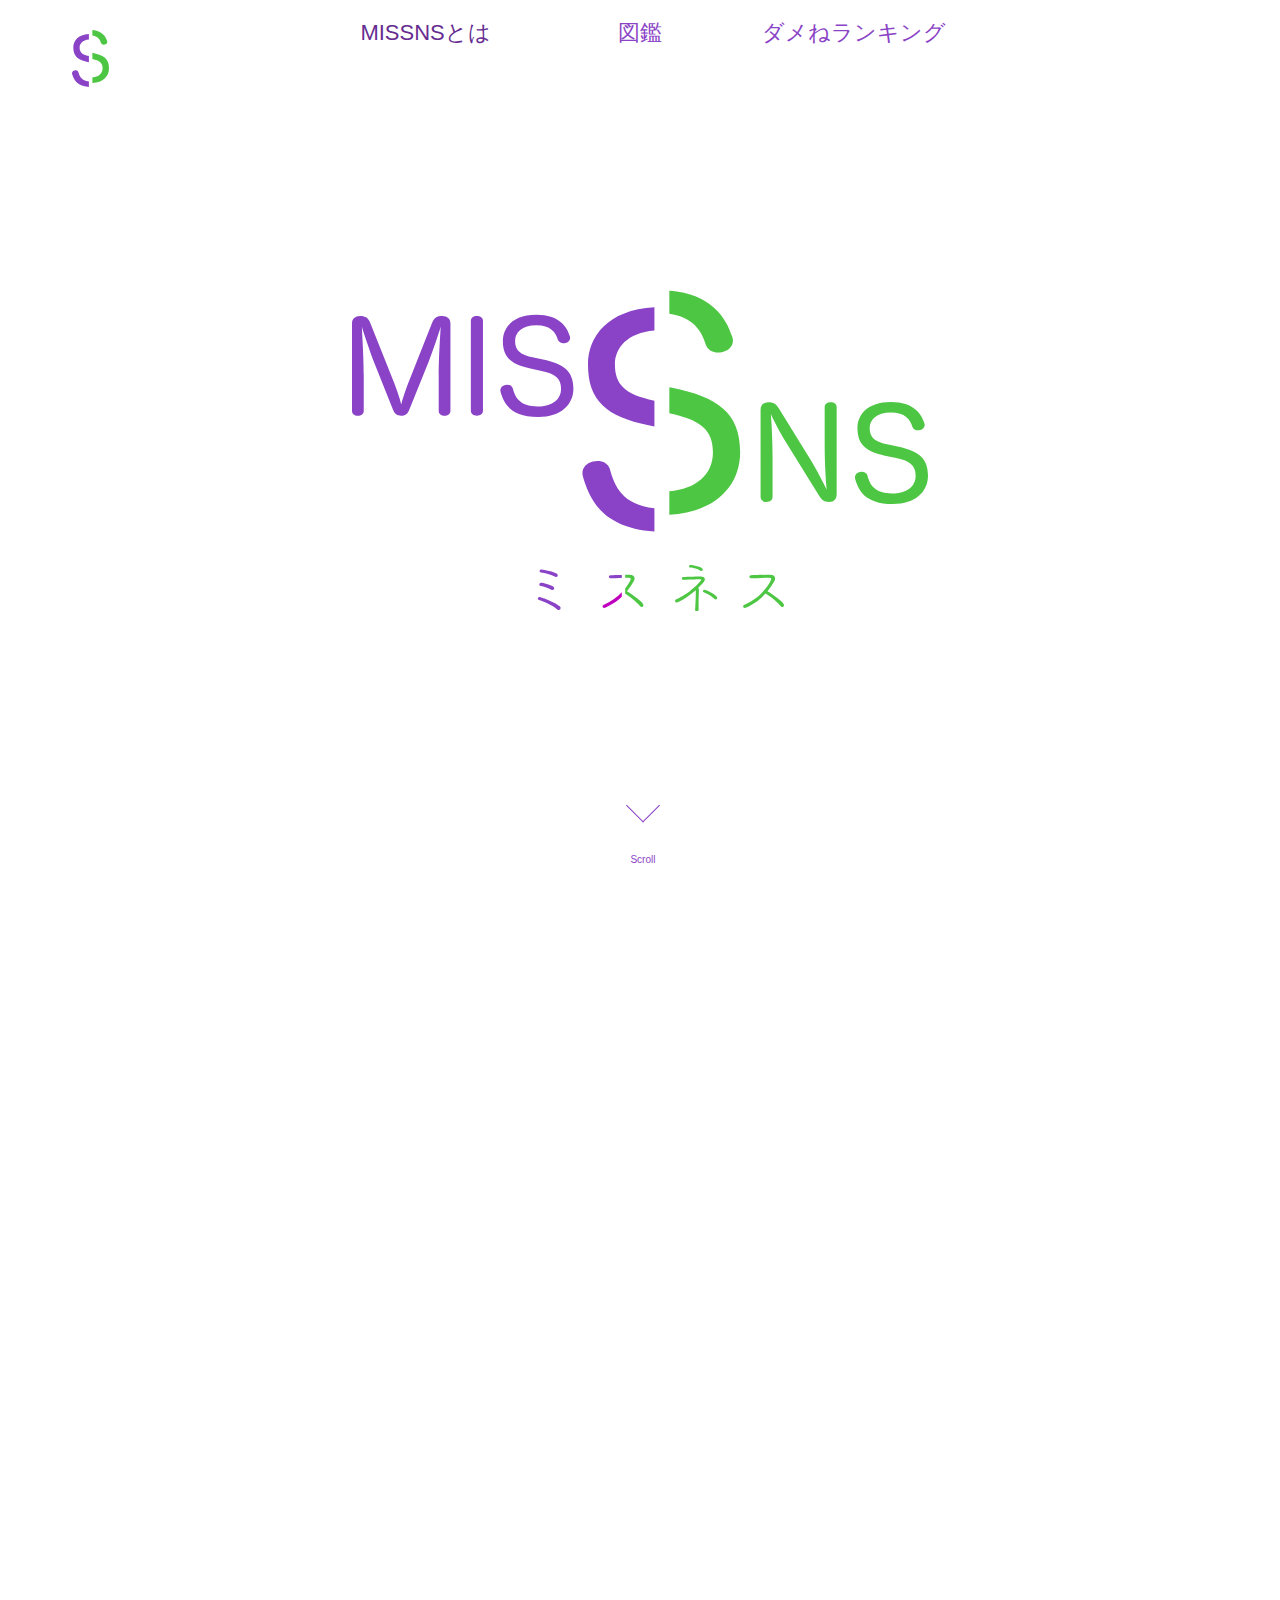
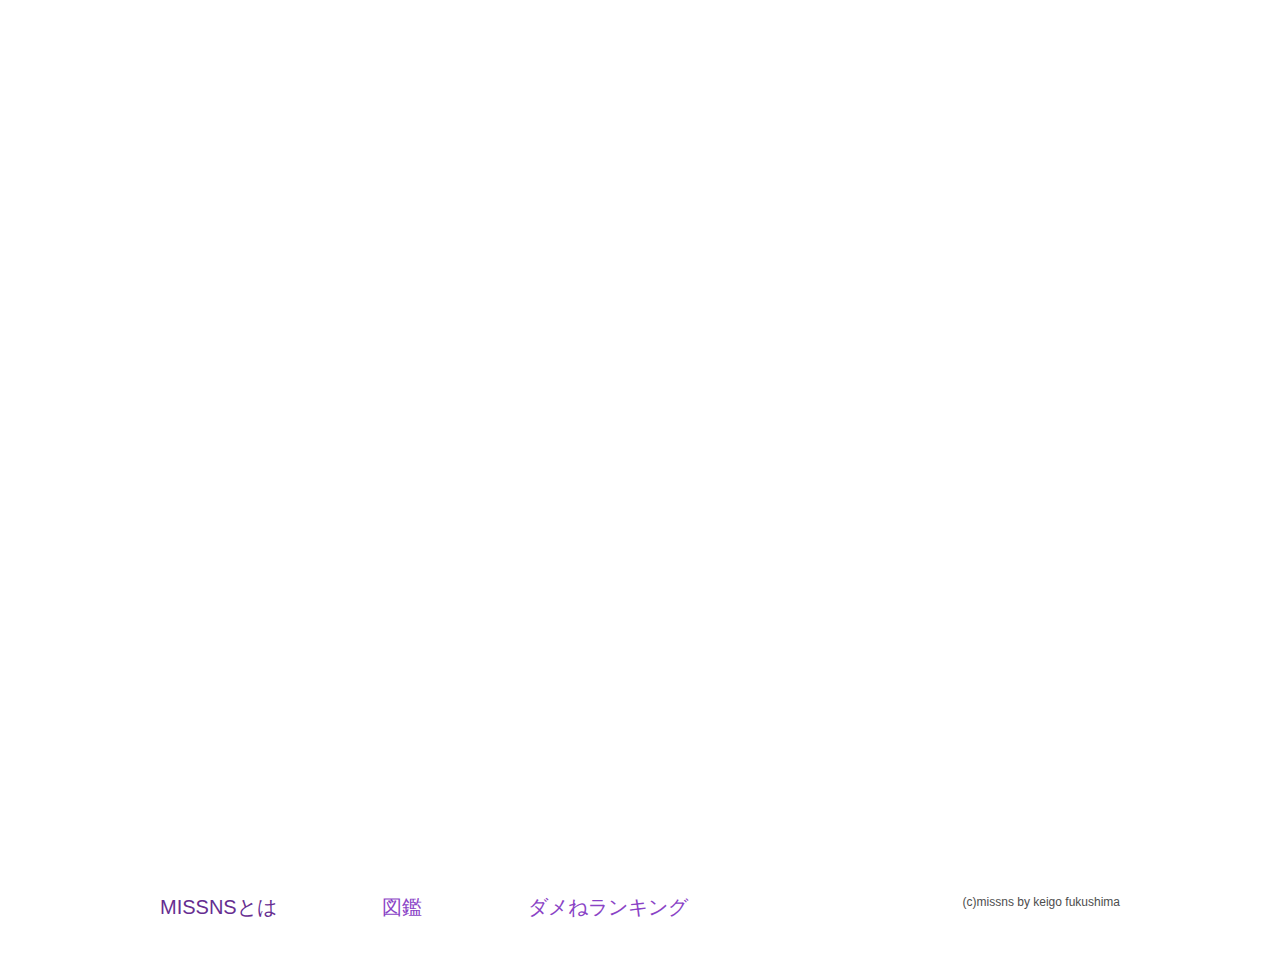
<file: public_html/index.html>
<!DOCTYPE html>
<html lang="ja">
<head>
<meta charset="UTF-8">
<title>missns</title>
<link rel="preconnect" href="https://fonts.gstatic.com">
<link href="https://fonts.googleapis.com/css2?family=Kosugi+Maru&family=M+PLUS+Rounded+1c:wght@100;300;400;500;700;800;900&family=Noto+Sans+JP:wght@100;300;400;500;700;900&family=Nunito:wght@200;300;400&display=swap" rel="stylesheet">
<link rel="stylesheet" href="css/top.css" media="screen and (min-width: 1081px)">
<link rel="stylesheet" href="css/top_1080.css" media="screen and (max-width: 1080px)">
<link rel="stylesheet" href="css/scroll.css">
<link rel="stylesheet" href="css/modal.css">
</head>

<body>
	<header class="header">
		<div class="header_top">
			<div class="header_top_logo">
				<a href="index.html"><img src="images/logo/logo.svg" alt="ロゴ画像"></a>
			</div>
			<nav class="header_nav">
				<ul>
					<li class="line"><a style="color: #662D91;" href="index.html"><h5>MISSNSとは</h5></a></li>
					<li><a href="main.html"><h5>図鑑</h5></a></li>
					<li><a href="ranking.php"><h5>ダメねランキング</h5></a></li>
				</ul>
			</nav>
		</div>
		<div class="header_main">
			<div class="header_main_back_img"><img src="./images/logo/top_back.svg" alt="top_image"></div>
		</div>
		<div class="scroll">
			<div class="allow"><span></span>Scroll</div>
		</div>
	</header>
	<div class="modal"></div>
		<main class="main">
			<div class="main_contents" id="block01">
				<h3 class="main_contents_title" id="main_contents_title_1">MISSNSとは</h3>
				<div class="main_contents_text_box">
				</div>
				<div class="main_contents_text_top">
					<h4><b>MISSNS(ミスヌス)</b>は、<br>SNSに存在している様々なミスリプ(クソリプ)を一覧できる図鑑サイトです。</h4>
					<h4>このサイトではミスリプをジャンルごとにまとめて、その例を見ることができます。</h4>
				</div>
			</div>
			<div class="main_contents" id="block02">
				<h3 class="main_contents_title">ミスリプとは</h3>
				<div class="main_contents_text_box">
				</div>
				<div class="main_contents_text_top">
					<h4>近年ITの発達で、言葉よりも文章でメッセージを取り合うことが多くなりました。</h4>
					<h4>中でもSNSと呼ばれる世界では他人とコミュニケーションを取れることもあり、返信された側からは迷惑なメッセージ(クソリプ)をもらうことが多くあります。</h4>
					<h4>それが<b>ミスリプ</b>と呼ばれるものです。</h4>
					<h4>そのミスリプはなぜ発生するのかを調べた結果、送り手側と受け取り手側で文章の解釈がズレている時、わざと迷惑なメッセージを送った際にこの現象起きやすいことが分かりました。</h4>
					<h4>本サイトはミスリプは頻繁に発生する現象であるために、オンラインコミュニケーション取っていく上で知っておくべき重要な情報だと考え、このMISSNSを作成しました。</h4>
				</div>
			</div>
		</main>
	<footer class="footer">
		<nav class="footer_nav">
			<ul>
				<li class="line"><a style="color: #662D91;" href="index.html"><h6>MISSNSとは</h6></a></li>
				<li><a href="main.html"><h6>図鑑</h6></a></li>
				<li><a href="ranking.php"><h6>ダメねランキング</h6></a></li>
			</ul>
			<small class="footer_nav_right">(c)missns by keigo fukushima</small>
		</nav>
	</footer>

	<script type="text/javascript" src="js/jquery.js"></script>
	<script type="text/javascript" src="js/create_modal.js"></script>
	<script type="text/javascript" src="js/fade_anime.js"></script>
	<script type="text/javascript" src="js/t.min.js"></script>
	<script type="text/javascript" src="js/typer.js"></script>
	<script type="text/javascript" src="ajax/insert.js"></script>
	<script type="text/javascript" src="ajax/delete.js"></script>
	<script type="text/javascript" src="js/remove.js"></script>
</body>

</html>
</file>
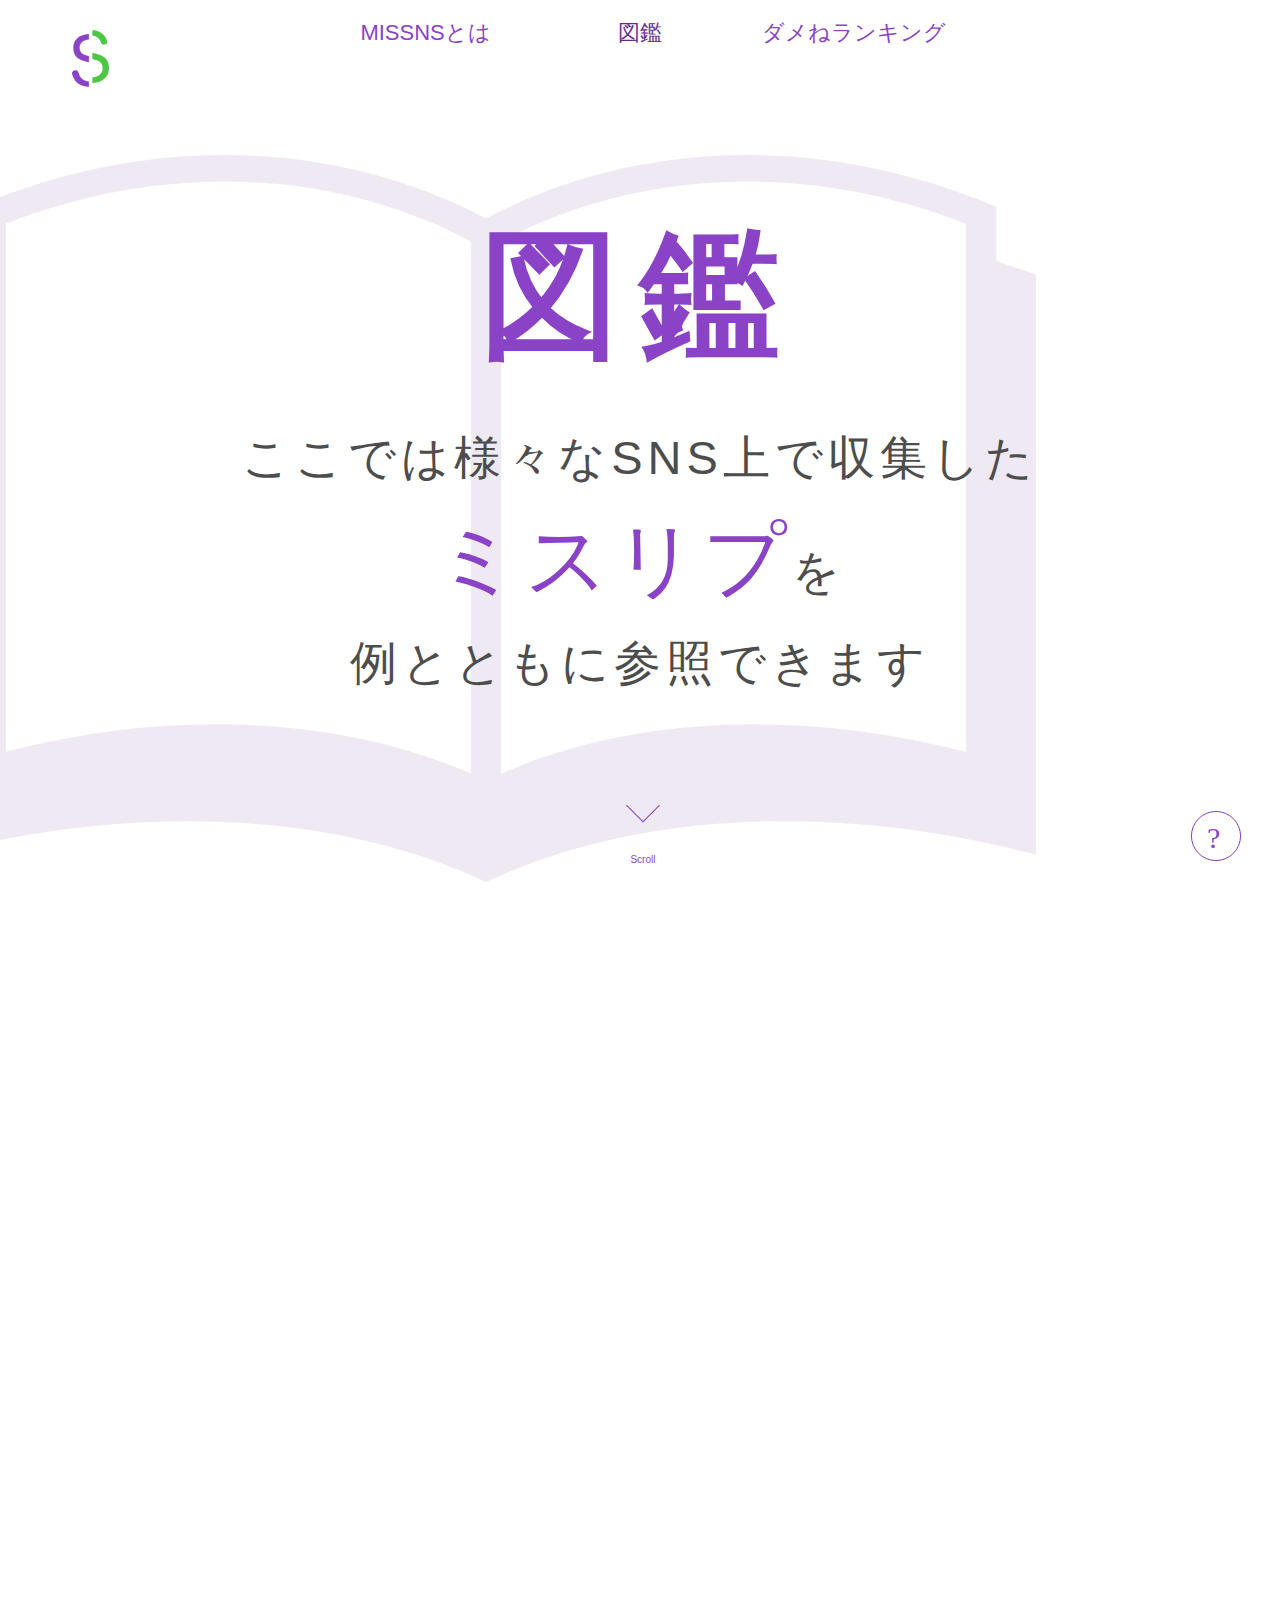
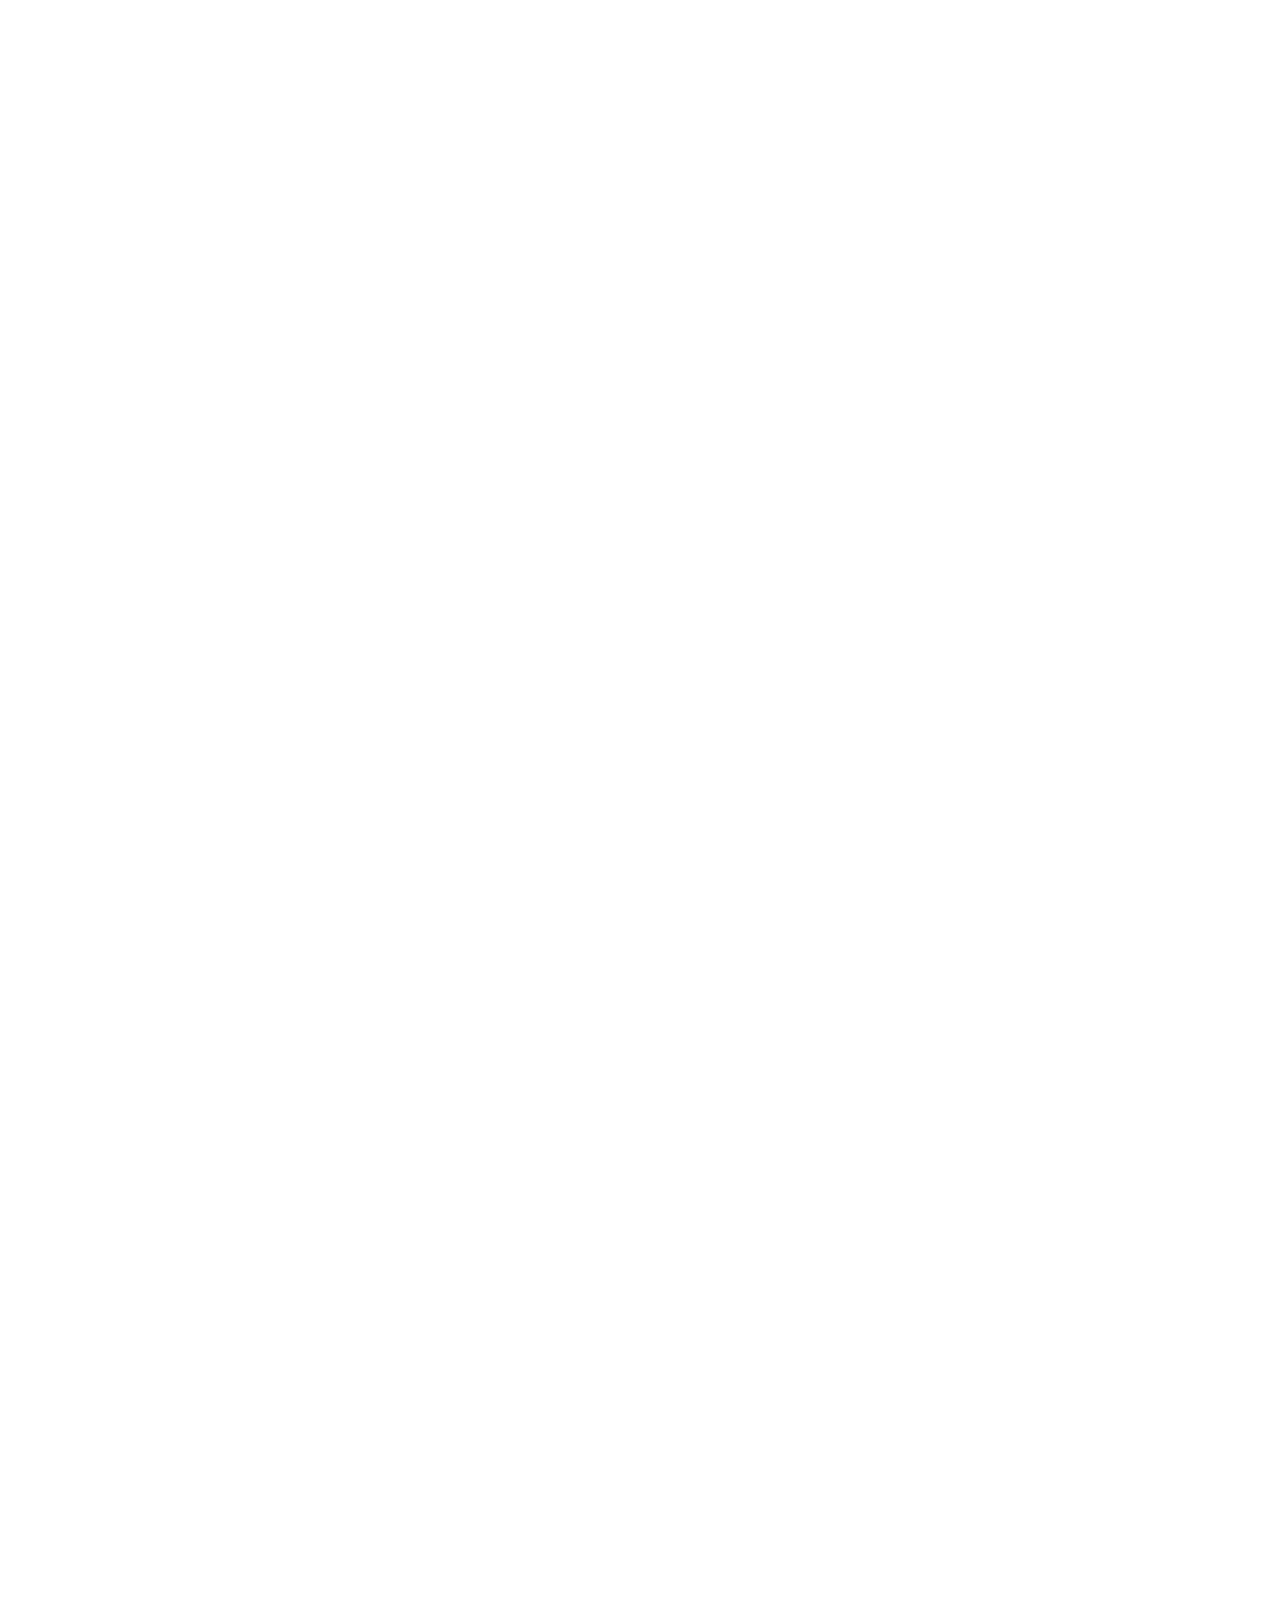
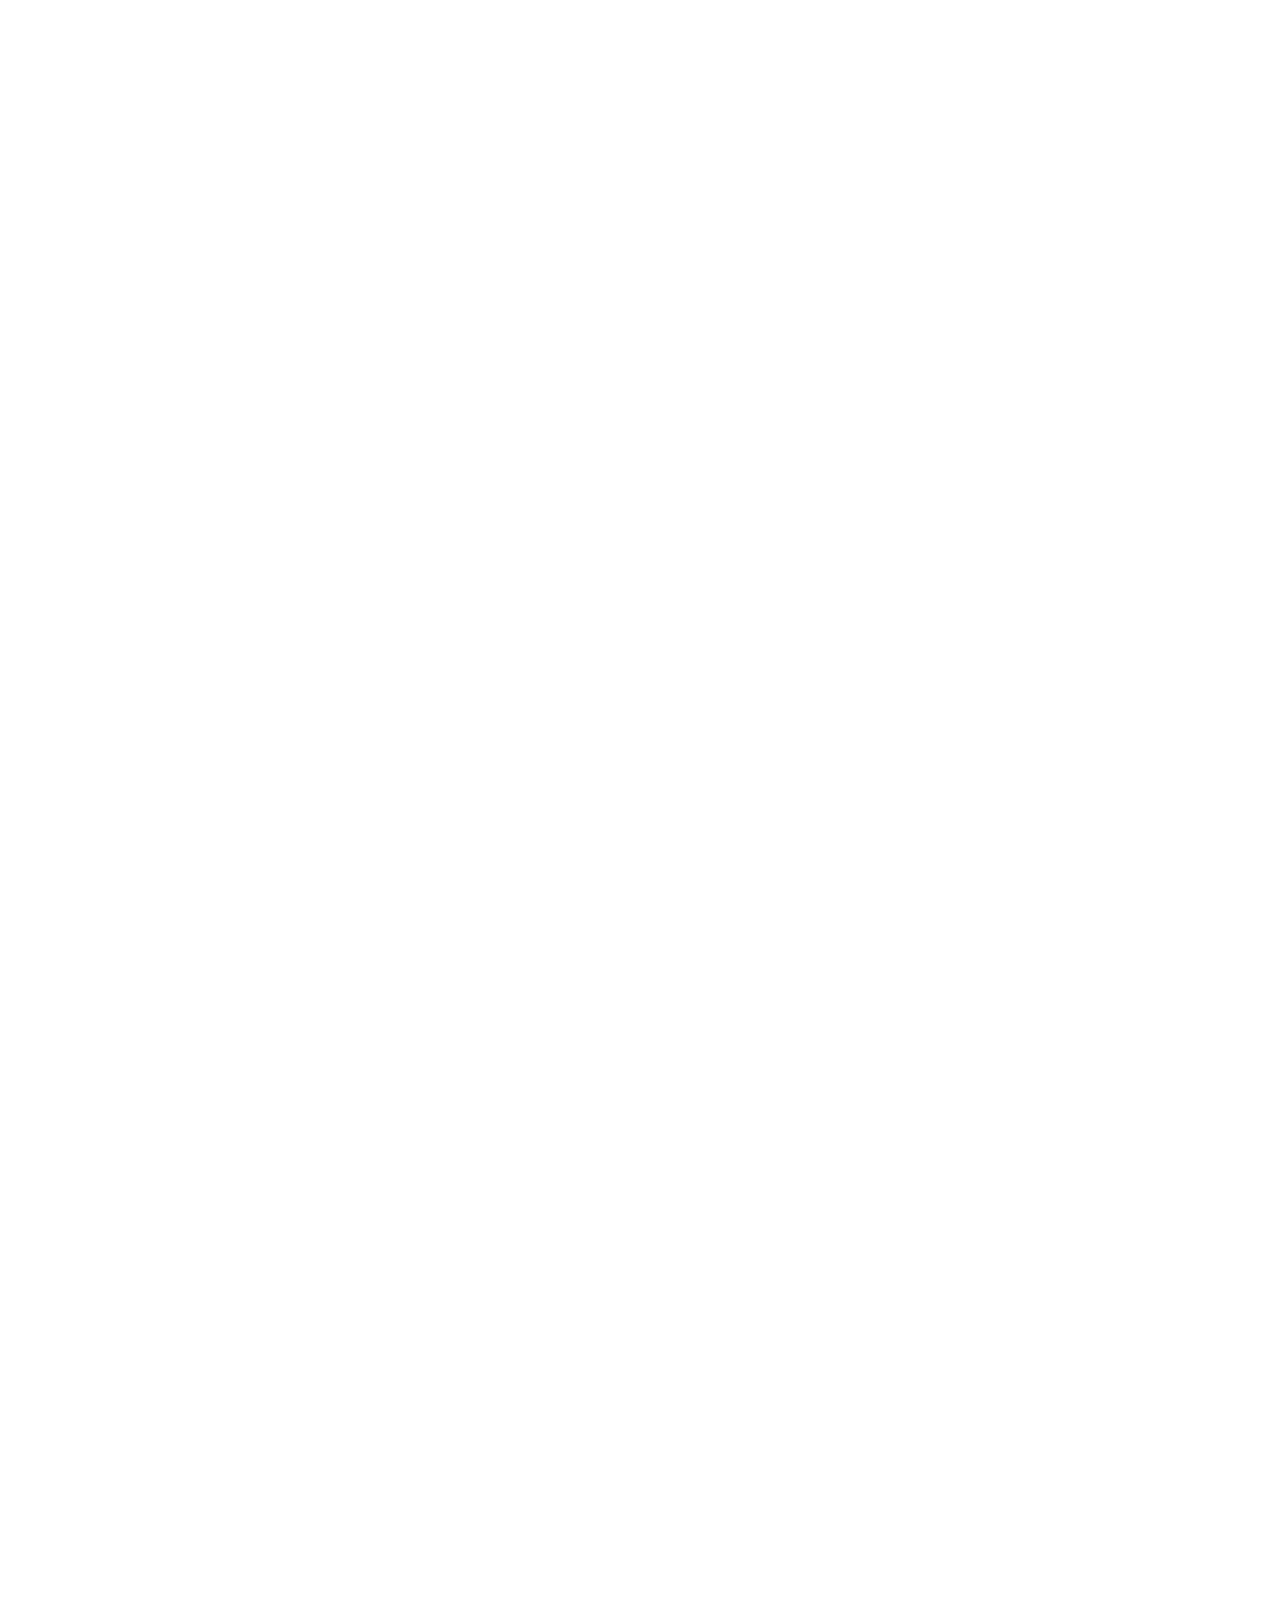
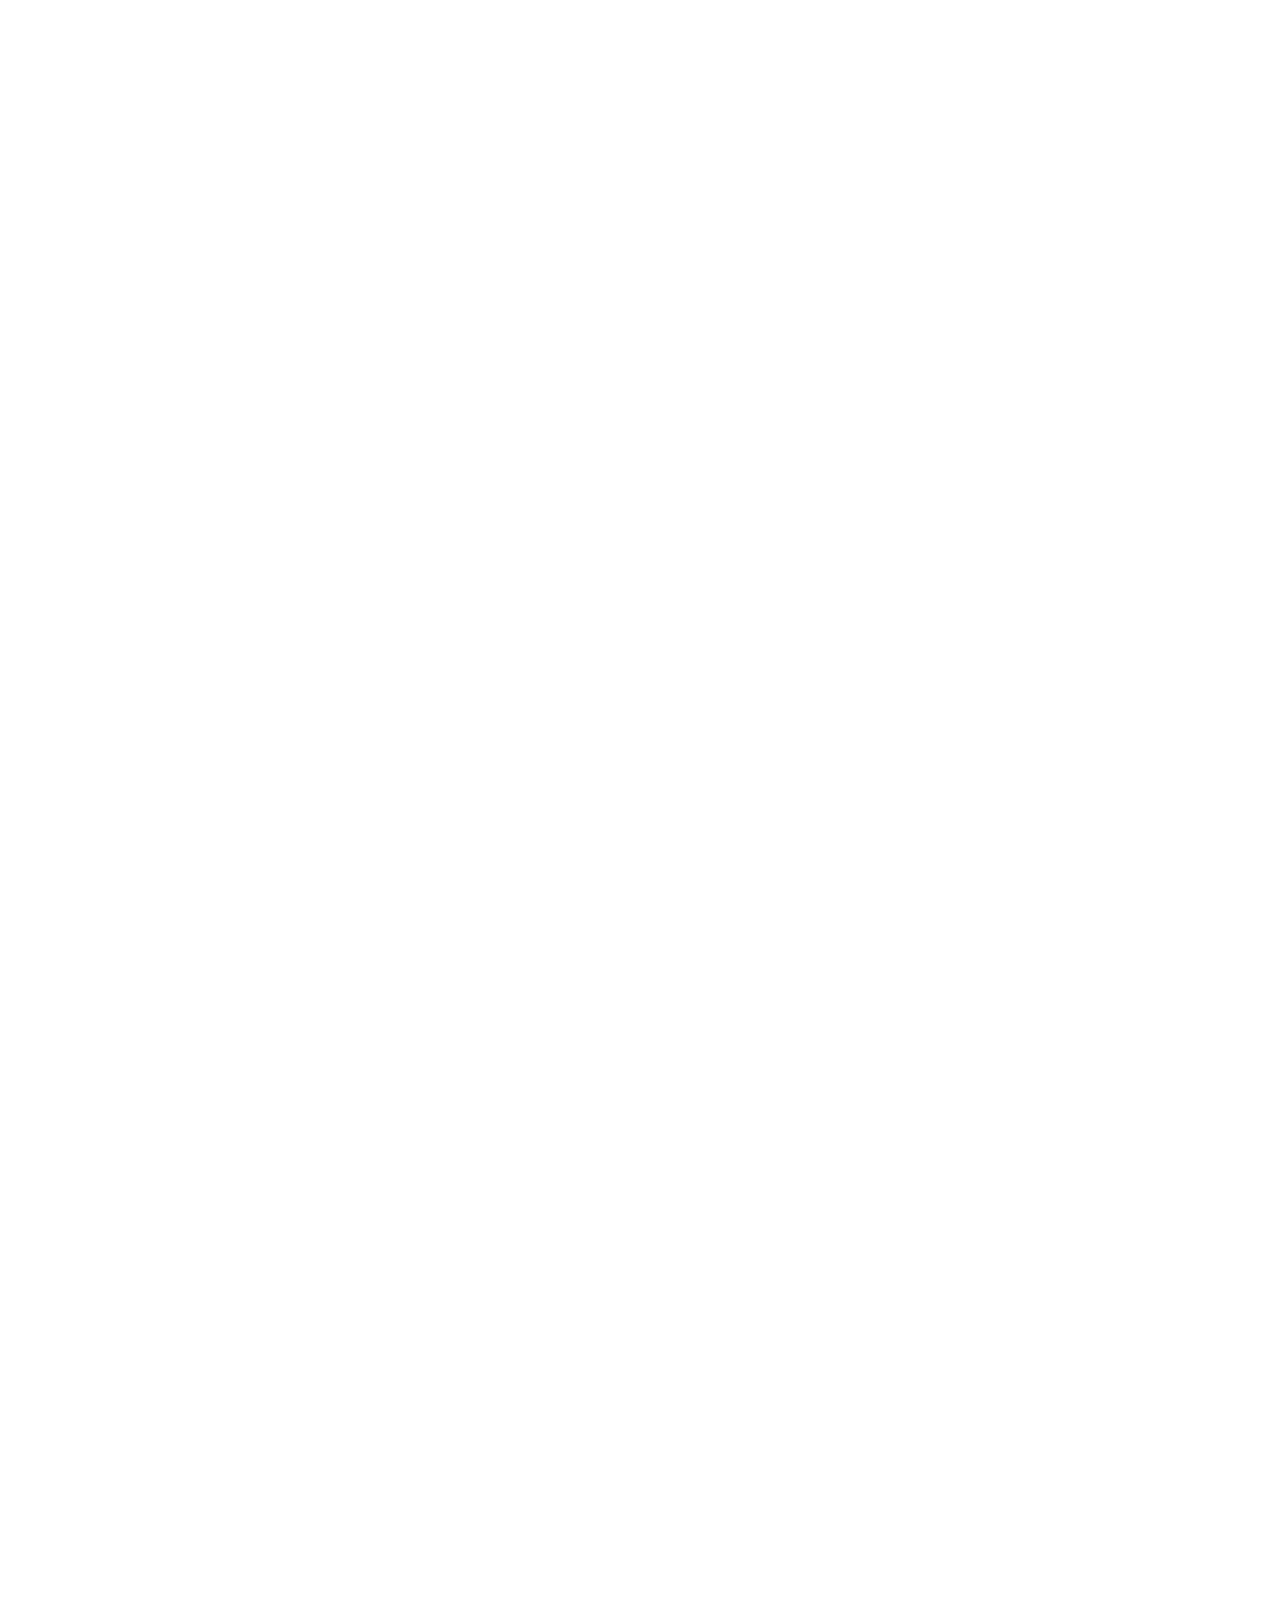
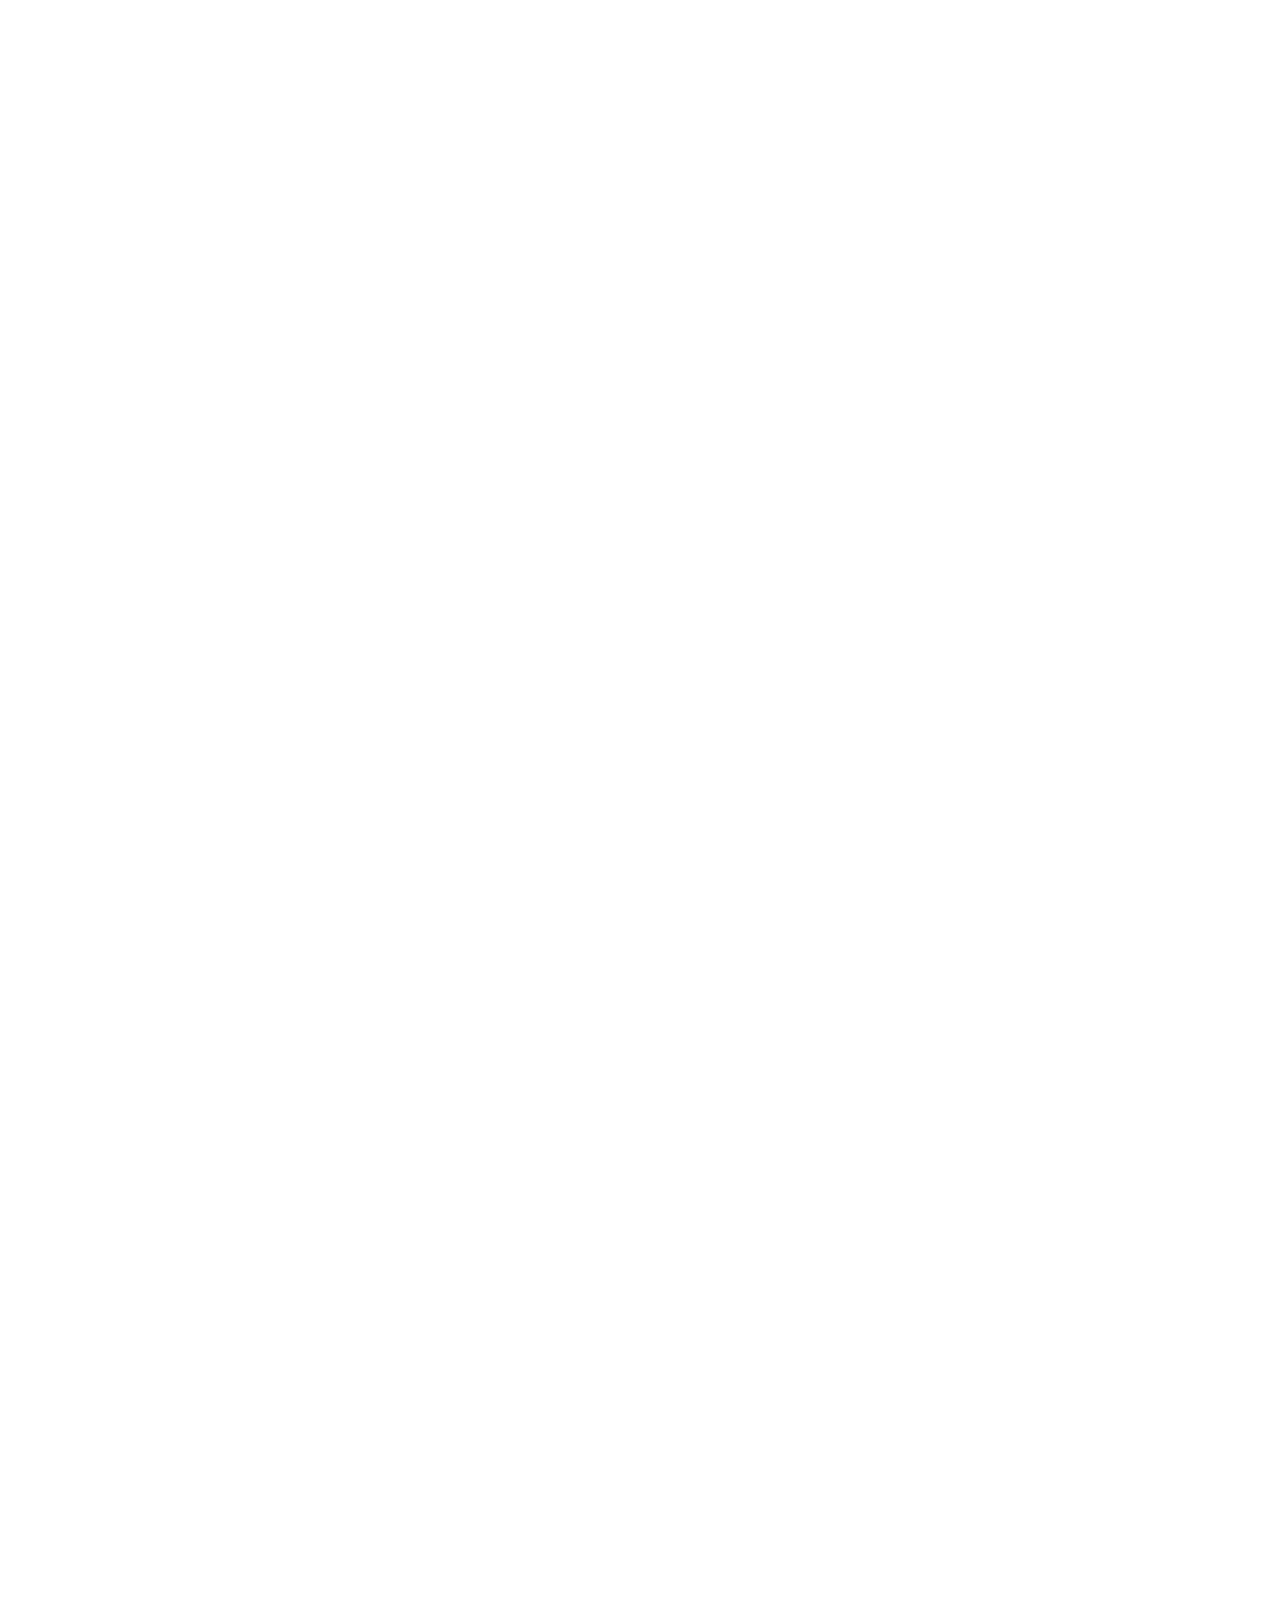
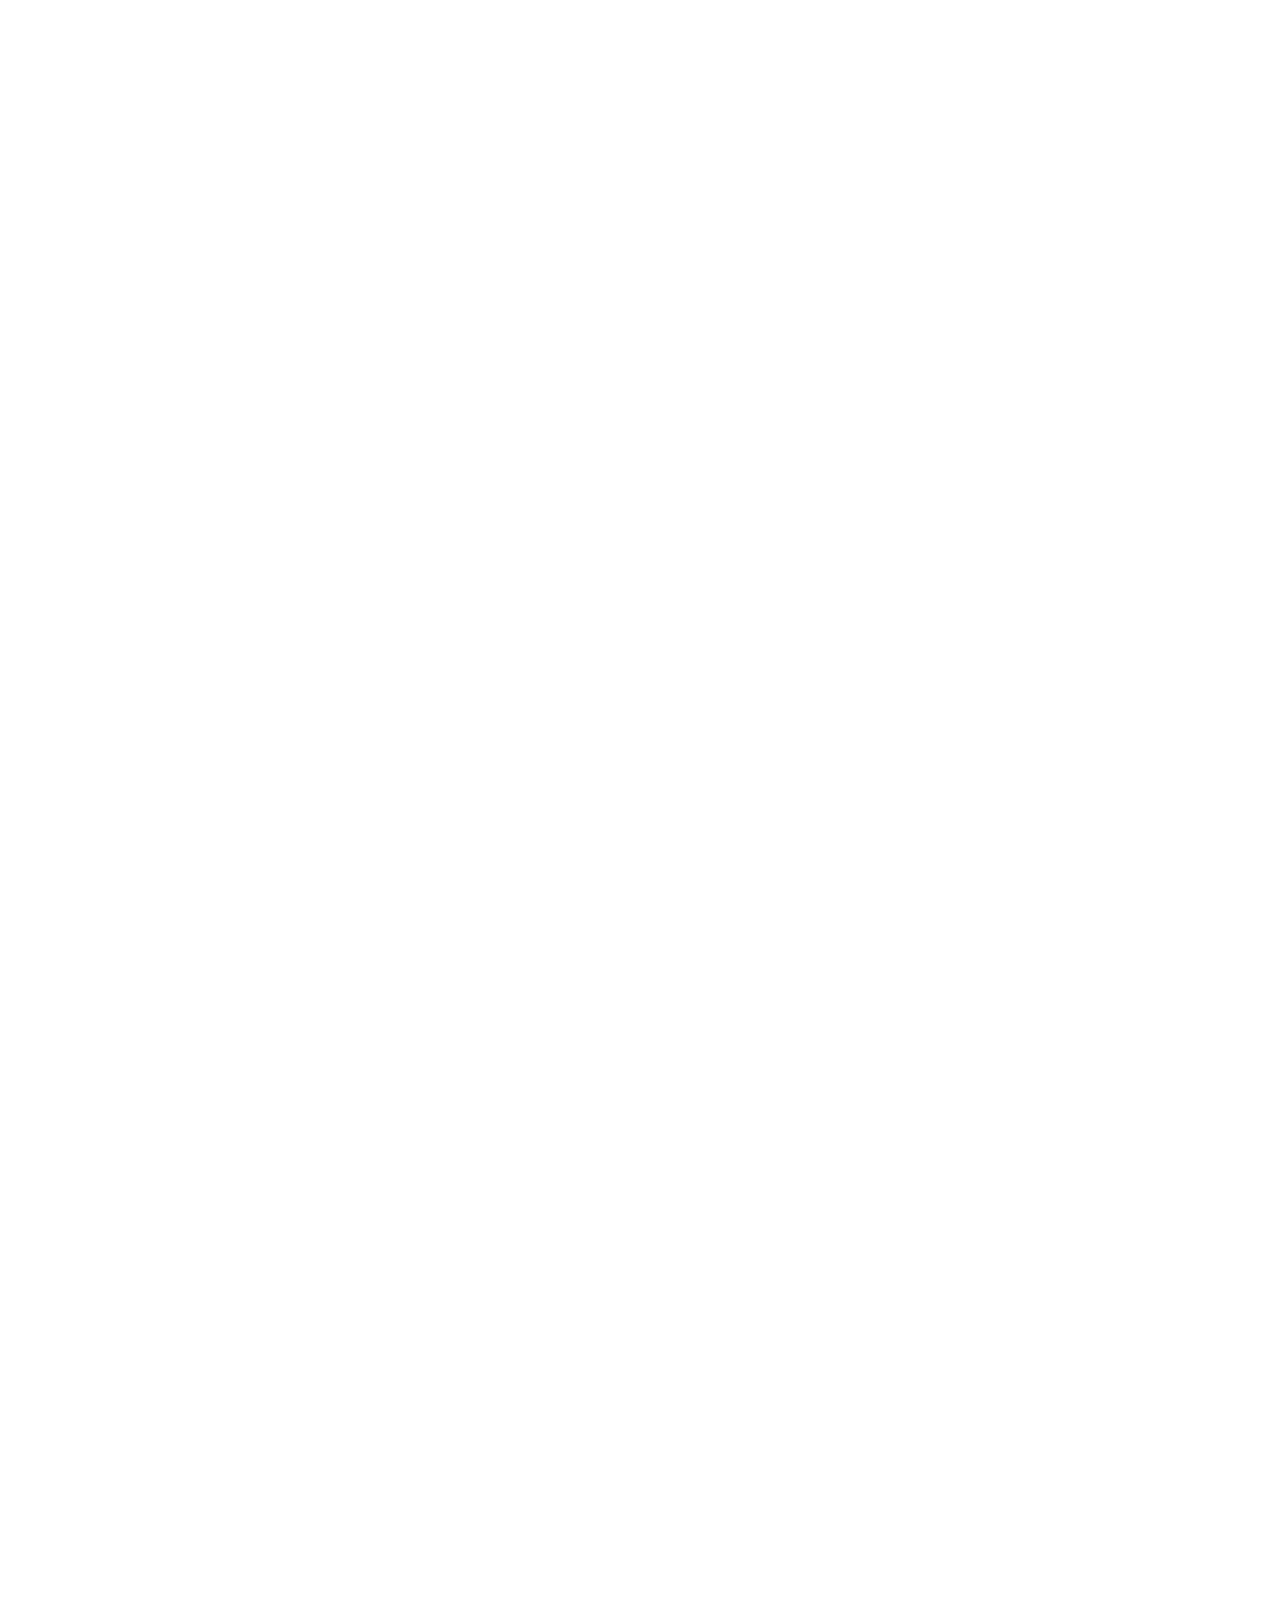
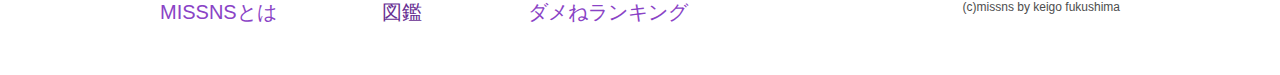
<file: public_html/main.html>
<!DOCTYPE html>
<html lang="ja">
<head>
<meta charset="UTF-8">
<title>missns</title>
<link rel="preconnect" href="https://fonts.gstatic.com">
<link href="https://fonts.googleapis.com/css2?family=Kosugi+Maru&family=M+PLUS+Rounded+1c:wght@100;300;400;500;700;800;900&family=Noto+Sans+JP:wght@100;300;400;500;700;900&family=Nunito:wght@200;300;400&display=swap" rel="stylesheet">
<link rel="stylesheet" href="css/style.css" media="screen and (min-width: 1081px)">
<link rel="stylesheet" href="css/style_1080.css" media="screen and (max-width: 1080px)">
<!-- <link rel="stylesheet" href="css/style_1080.css" media="screen and (max-width: 1080px)"> -->
<link rel="stylesheet" href="css/scroll.css">
<link rel="stylesheet" href="css/modal.css">

</head>

<body>
	<header class="header">
		<div class="header_top">
			<div class="header_top_logo">
				<a href="index.html"><img src="images/logo/logo.svg" alt="logo"></a>
			</div>
			<nav class="header_nav">
				<ul>
					<li><a href="index.html"><h5>MISSNSとは</h5></a></li>
					<li class="line"><a style="color: #662D91;" href="#"><h5>図鑑</h5></a></li>
					<li><a href="ranking.php"><h5>ダメねランキング</h5></a></li>
				</ul>
			</nav>
		</div>
		<div class="header_main">
			<div class="header_main_back_img">
			</div>
			<div class="header_main_text">
				<h1>図鑑</h1>
				<h3>
				ここでは様々なSNS上で収集した<br>
				<span>ミスリプ</span>を<br>
				例とともに参照できます</h3>
			</div>
		</div>
		<div class="scroll">
			<div class="allow"><span></span>Scroll</div>
		</div>
		<div class="question">
			<img src="images/icon/question.svg" alt="help_guide" onclick="guide(0)">
		</div>
	</header>
	<div class="modal"></div>
		<main class="main">
			<!-- 1 -->
			<div class="main_contents" id="block01">
				<h2 class="main_contents_title" id="main_contents_title_1">#おばかリプ</h2>
				<div class="main_contents_text_box">
					<h4 class="main_contents_text" id="main_contents_text">純粋な悪口や見当違いな内容のミスリプ。<br>中には悪気なく送っているものもあるが、受取手には悪口に聞こえてしまうこともある。</h4>
				</div>
						<ul class="list_container">
							<li class="modal" onclick="Modal(1)"><div class="list_item"><h4 class="list_item_text">趣味主体</h4></div></li>
							<li class="modal" onclick="Modal(2)"><div class="list_item"><h4 class="list_item_text">デカイ声</h4></div></li>
							<li class="modal" onclick="Modal(3)"><div class="list_item"><h4 class="list_item_text">彼氏欲しい</h4></div></li>
							<li class="modal" onclick="Modal(4)"><div class="list_item"><h4 class="list_item_text">引きこもる</h4></div></li>
							<li class="modal" onclick="Modal(5)"><div class="list_item"><h4 class="list_item_text">捨てられない</h4></div></li>
							<li class="modal" onclick="Modal(6)"><div class="list_item"><h4 class="list_item_text">いい感じ</h4></div></li>
							<li class="modal" onclick="Modal(7)"><div class="list_item"><h4 class="list_item_text">彼氏とご飯</h4></div></li>
							<li class="modal" onclick="Modal(8)"><div class="list_item"><h4 class="list_item_text">指</h4></div></li>
							<li class="modal" onclick="Modal(9)"><div class="list_item"><h4 class="list_item_text">車の色</h4></div></li>
							<li class="modal" onclick="Modal(10)"><div class="list_item"><h4 class="list_item_text">やめてください</h4></div></li>
						</ul>
			</div>
			<!-- 2 -->
			<div class="main_contents" id="block02">
				<h2 class="main_contents_title" id="main_contents_title_2">#ミスリプおじさん</h2>
				<div class="main_contents_text_box">
					<h4 class="main_contents_text" id="main_contents_text">女の子やアイドルなどのTwitterやSNSに現れるおじさん。<br>特に絵文字を多用してメッセージを送ってくる。</h4>
				</div>
						<ul class="list_container">
							<li class="modal" onclick="Modal(11)"><div class="list_item"><h4 class="list_item_text">おはようございます</h4></div></li>
							<li class="modal" onclick="Modal(12)"><div class="list_item"><h4 class="list_item_text">ライブ</h4></div></li>
							<li class="modal" onclick="Modal(13)"><div class="list_item"><h4 class="list_item_text">講演</h4></div></li>
						</ul>
			</div>
			<!-- 3 -->
			<div class="main_contents" id="block03">
				<h2 class="main_contents_title" id="main_contents_title_3">#FF外から失礼します</h2>
				<div class="main_contents_text_box">
					<h4 class="main_contents_text" id="main_contents_text">「FF外から失礼します」と一言添えて言葉を述べる人。<br>善意でメッセージを送ってくる人も多いが、受取手にはミスリプとして認識されることも多くある。</h4>
				</div>
						<ul class="list_container">
							<li class="modal" onclick="Modal(14)"><div class="list_item"><h4 class="list_item_text">学校</h4></div></li>
							<li class="modal" onclick="Modal(15)"><div class="list_item"><h4 class="list_item_text">飲み</h4></div></li>
							<li class="modal" onclick="Modal(16)"><div class="list_item"><h4 class="list_item_text">おでん</h4></div></li>
							<li class="modal" onclick="Modal(17)"><div class="list_item"><h4 class="list_item_text">また行こうね！</h4></div></li>
							<li class="modal" onclick="Modal(18)"><div class="list_item"><h4 class="list_item_text">半熟</h4></div></li>
						</ul>
			</div>
			<!-- 4 -->
			<div class="main_contents" id="block04">
				<h2 class="main_contents_title" id="main_contents_title_4">#決めつけ</h2>
				<div class="main_contents_text_box">
					<h4 class="main_contents_text" id="main_contents_text">自分の感想などに、決めつけた一言を送ってくる。<br>伝え方が高圧的なため、ほぼほぼミスリプとして認識される。</h4>
				</div>
						<ul class="list_container">
							<li class="modal" onclick="Modal(19)"><div class="list_item"><h4 class="list_item_text">カーテン</h4></div></li>
							<li class="modal" onclick="Modal(20)"><div class="list_item"><h4 class="list_item_text">痩せなきゃ</h4></div></li>
							<li class="modal" onclick="Modal(21)"><div class="list_item"><h4 class="list_item_text">M1</h4></div></li>
							<li class="modal" onclick="Modal(22)"><div class="list_item"><h4 class="list_item_text">番組</h4></div></li>
							<li class="modal" onclick="Modal(23)"><div class="list_item"><h4 class="list_item_text">深夜にご飯</h4></div></li>
							<li class="modal" onclick="Modal(24)"><div class="list_item"><h4 class="list_item_text">晩ご飯</h4></div></li>
						</ul>
			</div>
			<!-- 5 -->
			<div class="main_contents" id="block05">
				<h2 class="main_contents_title" id="main_contents_title_5">#自分語り</h2>
				<div class="main_contents_text_box">
					<h4 class="main_contents_text" id="main_contents_text">全く聞いていないのにもかかわらず、リプライに自分の意見・感想など自分語りを言ってくる。<br>送った側が迷惑と認識していないことも多い。</h4>
				</div>
						<ul class="list_container">
							<li class="modal" onclick="Modal(25)"><div class="list_item"><h4 class="list_item_text">剣道</h4></div></li>
							<li class="modal" onclick="Modal(26)"><div class="list_item"><h4 class="list_item_text">眠気</h4></div></li>
							<li class="modal" onclick="Modal(27)"><div class="list_item"><h4 class="list_item_text">この店</h4></div></li>
							<li class="modal" onclick="Modal(28)"><div class="list_item"><h4 class="list_item_text">この色</h4></div></li>
						</ul>
			</div>
			<!-- 6 -->
			<div class="main_contents" id="block06">
				<h2 class="main_contents_title" id="main_contents_title_6">#謎リプ</h2>
				<div class="main_contents_text_box">
					<h4 class="main_contents_text" id="main_contents_text">返信してくるメッセージでも、読んでもよく分からないメッセージを送られてくる。<br>自身の存在を認識してほしいために、送ってくることもある。</h4>
				</div>
						<ul class="list_container">
							<li class="modal" onclick="Modal(29)"><div class="list_item"><h4 class="list_item_text">友人と</h4></div></li>
							<li class="modal" onclick="Modal(30)"><div class="list_item"><h4 class="list_item_text">旅行</h4></div></li>
							<li class="modal" onclick="Modal(31)"><div class="list_item"><h4 class="list_item_text">お互いの気持ち</h4></div></li>
							<li class="modal" onclick="Modal(32)"><div class="list_item"><h4 class="list_item_text">こういう人</h4></div></li>
							<li class="modal" onclick="Modal(33)"><div class="list_item"><h4 class="list_item_text">お仕事</h4></div></li>
							<li class="modal" onclick="Modal(34)"><div class="list_item"><h4 class="list_item_text">プレゼン</h4></div></li>
							<li class="modal" onclick="Modal(35)"><div class="list_item"><h4 class="list_item_text">絵</h4></div></li>
						</ul>
			</div>
			<!-- 7 -->
			<div class="main_contents" id="block07">
				<h2 class="main_contents_title" id="main_contents_title_7">#誤字夢中</h2>
				<div class="main_contents_text_box">
					<h4 class="main_contents_text" id="main_contents_text">誤字に対して異常に厳しい人たち。<br>親切心で指摘することもあるので、そこの見極めが難しい</h4>
				</div>
						<ul class="list_container">
							<li class="modal" onclick="Modal(36)"><div class="list_item"><h4 class="list_item_text">前の仕事</h4></div></li>
							<li class="modal" onclick="Modal(37)"><div class="list_item"><h4 class="list_item_text">ヤバイ</h4></div></li>
						</ul>
			</div>
			<!-- 8 -->
			<div class="main_contents" id="block08">
				<h2 class="main_contents_title" id="main_contents_title_8">#不謹慎ハンター</h2>
				<div class="main_contents_text_box">
					<h4 class="main_contents_text" id="main_contents_text">少しでも不謹慎だと思うと、メッセージを知らない人であっても送ってくる。<br>本当に不謹慎だと炎上に発展するケースもあるが、時間がかなり経っていても不謹慎だと言ってくることもある。芸能人などによく起きやすい。</h4>
				</div>
						<ul class="list_container">
							<li class="modal" onclick="Modal(38)"><div class="list_item"><h4 class="list_item_text">お寿司</h4></div></li>
							<li class="modal" onclick="Modal(39)"><div class="list_item"><h4 class="list_item_text">元気</h4></div></li>
							<li class="modal" onclick="Modal(40)"><div class="list_item"><h4 class="list_item_text">SNS</h4></div></li>
							<li class="modal" onclick="Modal(41)"><div class="list_item"><h4 class="list_item_text">ゲーセン</h4></div></li>
						</ul>
			</div>
			<!-- 9 -->
			<div class="main_contents" id="block09">
				<h2 class="main_contents_title" id="main_contents_title_9">#上から目線</h2>
				<div class="main_contents_text_box">
					<h4 class="main_contents_text" id="main_contents_text">自身のコメントに対し何故か上から目線で言ってくる。<br>知識を披露して指摘してくる時もあるが、テレビで得た知識などが多いため情報が薄いこともある。</h4>
				</div>
						<ul class="list_container">
							<li class="modal" onclick="Modal(42)"><div class="list_item"><h4 class="list_item_text">薬</h4></div></li>
							<li class="modal" onclick="Modal(43)"><div class="list_item"><h4 class="list_item_text">苦手</h4></div></li>
							<li class="modal" onclick="Modal(44)"><div class="list_item"><h4 class="list_item_text">作業</h4></div></li>
							<li class="modal" onclick="Modal(45)"><div class="list_item"><h4 class="list_item_text">トレード</h4></div></li>
						</ul>
			</div>
			<!-- 10 -->
			<div class="main_contents" id="block10">
				<h2 class="main_contents_title" id="main_contents_title_10">#質問</h2>
				<div class="main_contents_text_box">
					<h4 class="main_contents_text" id="main_contents_text">純粋に質問してくる。<br>質問自体悪いことではないが、全然知らない人に対し急に質問をしたり、質問の内容によっては失礼に感じることもあるため、送る側は状況をよく見る必要がある。</h4>
				</div>
						<ul class="list_container">
							<li class="modal" onclick="Modal(46)"><div class="list_item"><h4 class="list_item_text">映画</h4></div></li>
							<li class="modal" onclick="Modal(47)"><div class="list_item"><h4 class="list_item_text">画像</h4></div></li>
							<li class="modal" onclick="Modal(48)"><div class="list_item"><h4 class="list_item_text">かっこいい</h4></div></li>
							<li class="modal" onclick="Modal(49)"><div class="list_item"><h4 class="list_item_text">友達と</h4></div></li>
							<li class="modal" onclick="Modal(50)"><div class="list_item"><h4 class="list_item_text">ご満悦</h4></div></li>
							<li class="modal" onclick="Modal(51)"><div class="list_item"><h4 class="list_item_text">久しぶりに</h4></div></li>
							<li class="modal" onclick="Modal(52)"><div class="list_item"><h4 class="list_item_text">面倒</h4></div></li>
						</ul>
			</div>
		</main>
	<footer class="footer">
		<nav class="footer_nav">
			<ul>
				<li><a href="index.html"><h6>MISSNSとは</h6></a></li>
				<li class="line"><a href="main.html" style="color: #662D91;"><h6>図鑑</h6></a></li>
				<li><a href="ranking.php"><h6>ダメねランキング</h6></a></li>
			</ul>
			<small class="footer_nav_right">(c)missns by keigo fukushima</small>
		</nav>
	</footer>

	<script type="text/javascript" src="js/jquery.js"></script>
	<script type="text/javascript" src="js/create_modal.js"></script>
	<script type="text/javascript" src="js/create_modal_help.js"></script>
	<script type="text/javascript" src="js/fade_anime.js"></script>
	<script type="text/javascript" src="js/t.min.js"></script>
	<script type="text/javascript" src="js/typer.js"></script>
	<script type="text/javascript" src="ajax/insert.js"></script>
	<script type="text/javascript" src="ajax/delete.js"></script>
	<script type="text/javascript" src="js/remove.js"></script>
</body>

</html>
</file>
<file: public_html/css/top.css>
@charset "UTF-8";
/* CSS Document */
*{
	margin: 0;
	padding: 0;
	outline: 0;
}
.list_item{
	animation: pulse 1s linear infinite both;
}
/* グローバル設定 ********************/
html{
	font-size: 62.5%;
	font-size: normal;
}
body{
	font-family: "ヒラギノ丸ゴ ProN","ヒラギノ丸ゴ Pro","Hiragino Maru Gothic Pro","ヒラギノ角ゴ Pro W3","Hiragino Kaku Gothic Pro","HG丸ｺﾞｼｯｸM-PRO","HGMaruGothicMPRO",Helvetica, Arial, "Hiragino Kaku Gothic ProN", sans-serif,"ヒラギノ丸ゴ Pro","Hiragino Maru Gothic Pro",helvetica,"游ゴシック","Hiragino Mincho ProN", "Hiragino Mincho Pro", "ＭＳ 明朝", serif;
	background-color: #fff;
	color: #4D4D4D;
	min-width: 320px;
}
h1{
	font-size: 14rem;
	line-height: 24rem;
}
h2{
	font-size: 9.2rem;
	letter-spacing: 0.2rem;
}
h3{
	font-size: 4.7rem;
	line-height: 5.5rem;
	font-weight: 100;
	letter-spacing: 0.5rem;
}
h4{
	font-size: 2.8rem;
	font-weight: 100;
	line-height: 4.5rem;
	letter-spacing: 0.1rem;
}
h5{
	font-size: 2.2rem;
	line-height: 2.5rem;
	font-weight: 100;
}
h6{
	font-size: 2rem;
	line-height: 2.5rem;
	font-weight: 100;
}
p{
	font-size: 3rem;
	line-height: 3rem;
}
li{
	list-style: none;
}
a{
	text-decoration: none;
	color: #8A43C6;
}
small{
	font-size: 1.2rem;
}
nav ul li:hover{
	opacity: 0.8;
}
b{
	color: #8A43C6;
}
/* ヘッダー */
.header{
	width: 100vw;
	height: 100vh;
	position: relative;
	text-align: center;
}
.header_top{
	width: 100%;
	margin-top: 20px;
	position: relative;
}
.header_top_logo{
	position: absolute;
	top: 1rem;
	left: 5%;
}
.header_top_logo img{
	width: 70%;
}
.header_top nav{
	margin: 0 auto;
	width: 50%;
}
.header_top nav ul{
	display: flex;
	justify-content: space-between;
	flex-wrap: nowrap;
	-ms-flex-wrap: nowrap;
}
.header_top nav ul li{
	min-width: 33%;
}
.header_main_text{
	width: 100%;
	margin: auto;
	margin-top: 30px;
}
.header_main_text h1{
	font-weight: bolder;
	color: #8A43C6;
	letter-spacing: 2rem;
}
.header_main_text h3{
	line-height: 8.5rem;
}
.header_main_text h3 span{
	font-size: 8.2rem;
	line-height: 12rem;
	color: #8A43C6;
}
.header_main{
	position: absolute;
	transform: translate(-50%, -50%);
	top: 48%;
	left: 50%;
	width: 100vw;
	margin:  auto;
}
.header_main_back_img img{
	width: 45vw;
	height: auto;
}
/* アニメーション */
.header_main{
	opacity: 0;
	transition: all .8s ease;
}
.header_main.show{
	opacity: 1;
}

/* メインセクション */
.main{
	width: 75%;
	margin: 10rem auto;
}
/* サブタイトル */
.main_contents{
	margin-bottom: 10rem;
}
.main_contents_title{
	display: none;
	color: #8A43C6;
}
/* サブテキスト */
.main_contents_text_box{
	background-color: #8A43C6;
	width: 100vw;
	height: 2rem;
	/* ここで背景の色をwindow幅いっぱいまで広げてる*/
	margin: 0 calc(50% - 50vw);
	margin-bottom: 6rem;
}
.main_contents_text_top{
	width: 75vw;
	margin: 0 auto;
	padding: 1rem 0;
}
.main_contents_text_top h4{
	margin-bottom: 3rem;
	color: #4D4D4D;
}
/* アニメーション */
.main_contents{
	opacity: 0;
	transform: translate(0, 50px);
	transition: all .8s ease;
}
.main_contents.show{
	opacity: 1;
	transform: none;
}
/* リスト */
.list_container{
	display: grid;
	grid-template-columns: 1fr 1fr 1fr;
	grid-gap: 4rem 5rem;
}
.list_container .modal{
	/* ここでガクンとならなくなる */
	height: 20rem;
}
.list_item{
	position: relative;
	height: 100%;
	white-space: wrap;
	cursor: pointer;
	border: rgba(158, 61, 138, 0.3) solid 1px;
}
/* listテキスト */
.list_item_text{
	position: absolute;
	text-align: left;
	top: 50%;
	left: 50%;
	transform: translate(-50%, -50%);
	-webkit-transform: translate(-50%, -50%);
	-ms-transform: translate(-50%, -50%);
}
.list_item_text{
	font-family: "游ゴシック体","YuGothic";
	font-size: 2.1rem;
}
/* リストアイテム */
.list_item:hover{
	border: 0px;
}
.list_item::before,.list_item::after{
	content: '';
	position: absolute;
	width: 100%;
	height: 100%;
	transition: 0.5s;
}
.list_item::before{
	top: 0;
	left: 0;
	transition: 0.5s;
	opacity: 0.3;
}
.list_item:hover::before{
	border-top: solid 3px #000;
	border-left: solid 3px #000;
	width: 3rem;
	height: 3rem;
	top: 15%;
	left: 15%;
	transition: 0.5s;
	opacity: 0.3;
}
.list_item::after{
	bottom: 0;
	right: 0;
	transition: 0.5s;
	opacity: 0.3;
}
.list_item:hover::after{
	border-right: solid 3px #000;
	border-bottom: solid 3px #000;
	width: 3rem;
	height: 3rem;
	bottom: 15%;
	right: 15%;
	transition: 0.5s;
	opacity: 0.3;
}
/* フッター */
.footer{
	margin-top: 20rem;
}
.footer_nav{
	width: 75%;
	display: flex;
	margin-left: 12.5%;
	justify-content: space-between;
}
.footer_nav ul{
	display: flex;
	width: 55%;
	margin-bottom: 5rem;
	justify-content: space-between;
}
.footer_nav_light{
	width: 45%;
	text-align: right;
}
</file>
<file: public_html/css/top_1080.css>
@charset "UTF-8";
/* CSS Document */
*{
	margin: 0;
	padding: 0;
	outline: 0;
}
.list_item{
	animation: pulse 1s linear infinite both;
}
/* グローバル設定 ********************/
html{
	font-size: 62.5%;
	font-size: normal;
}
body{
	font-family: "ヒラギノ丸ゴ ProN","ヒラギノ丸ゴ Pro","Hiragino Maru Gothic Pro","ヒラギノ角ゴ Pro W3","Hiragino Kaku Gothic Pro","HG丸ｺﾞｼｯｸM-PRO","HGMaruGothicMPRO",Helvetica, Arial, "Hiragino Kaku Gothic ProN", sans-serif,"ヒラギノ丸ゴ Pro","Hiragino Maru Gothic Pro",helvetica,"游ゴシック","Hiragino Mincho ProN", "Hiragino Mincho Pro", "ＭＳ 明朝", serif;
	/* background-color: #fbfbfd; */
	background-color: #fff;
	color: #4D4D4D;
	min-width: 320px;
}
h1{
	font-size: 12rem;
	line-height: 18rem;
}
h2{
	font-size: 7rem;
	letter-spacing: 0.2rem;
}
h3{
	font-size: 4.2rem;
	line-height: 5.5rem;
	font-weight: 100;
	letter-spacing: 0.5rem;
}
h4{
	font-size: 2.3rem;
	font-weight: 100;
	line-height: 4.5rem;
	letter-spacing: 0.1rem;
}
h5{
	font-size: 2rem;
	line-height: 2.5rem;
	font-weight: 100;
}
h6{
	font-size: 1.8rem;
	line-height: 2.5rem;
	font-weight: 100;
}
p{
	font-size: 3rem;
	line-height: 3rem;
}
li{
	/* font-size: 2.2rem; */
	list-style: none;
}
a{
	text-decoration: none;
	color: #8A43C6;
}
small{
	font-size: 1.2rem;
}
nav ul li:hover{
	opacity: 0.8;
}
b{
	color: #8A43C6;
}
/* ヘッダー */
.header{
	width: 100vw;
	height: 100vh;
	position: relative;
	text-align: center;
}
.header_top{
	width: 100%;
	margin-top: 20px;
	position: relative;
}
.header_top_logo{
	position: absolute;
	top: 1rem;
	left: 5%;
}
.header_top_logo img{
	width: 70%;
}
.header_top nav{
	margin: 0 auto;
	width: 50%;
}
.header_top nav ul{
	display: flex;
	justify-content: space-between;
	flex-wrap: nowrap;
	-ms-flex-wrap: nowrap;
}
.header_top nav ul li{
	min-width: 33%;
}
.header_main_text{
	width: 100%;
	margin: auto;
	margin-top: 30px;
}
.header_main_text h1{
	font-weight: bolder;
	color: #8A43C6;
	letter-spacing: 2rem;
}
.header_main_text h3{
	line-height: 8.5rem;
}
.header_main_text h3 span{
	font-size: 6.5rem;
	line-height: 12rem;
	color: #8A43C6;
}
.header_main{
	position: absolute;
	transform: translate(-50%, -50%);
	top: 48%;
	left: 50%;
	width: 100vw;
	margin:  auto;
}
.header_main_back_img img{
	width: 45vw;
	height: auto;
}
/* アニメーション */
.header_main{
	opacity: 0;
	transition: all .8s ease;
}
.header_main.show{
	opacity: 1;
}

/* メインセクション */
.main{
	width: 75%;
	margin: 10rem auto;
}
/* サブタイトル */
.main_contents{
	margin-bottom: 10rem;
}
.main_contents_title{
	display: none;
	color: #8A43C6;
}
/* サブテキスト */
.main_contents_text_box{
	background-color: #8A43C6;
	width: 100vw;
	height: 2rem;
	/* ここで背景の色をwindow幅いっぱいまで広げてる*/
	margin: 0 calc(50% - 50vw);
	margin-bottom: 6rem;
}
.main_contents_text_top{
	width: 75vw;
	margin: 0 auto;
	padding: 1rem 0;
}
.main_contents_text_top h4{
	margin-bottom: 3rem;
	color: #4D4D4D;
}
/* アニメーション */
.main_contents{
	opacity: 0;
	transform: translate(0, 50px);
	transition: all .8s ease;
}
.main_contents.show{
	opacity: 1;
	transform: none;
}
/* リスト */
.list_container{
	display: grid;
	grid-template-columns: 1fr 1fr 1fr;
	grid-gap: 4rem 5rem;
}
.list_container .modal{
	/* ここでガクンとならなくなる */
	height: 20rem;
}
.list_item{
	position: relative;
	height: 100%;
	white-space: wrap;
	cursor: pointer;
	border: rgba(158, 61, 138, 0.3) solid 1px;
}
/* listテキスト */
.list_item_text{
	position: absolute;
	text-align: left;
	top: 50%;
	left: 50%;
	transform: translate(-50%, -50%);
	-webkit-transform: translate(-50%, -50%);
	-ms-transform: translate(-50%, -50%);
}
.list_item_text{
	font-family: "游ゴシック体","YuGothic";
	font-size: 2.1rem;
}
/* リストアイテム */
.list_item:hover{
	border: 0px;
}
.list_item::before,.list_item::after{
	content: '';
	position: absolute;
	width: 100%;
	height: 100%;
	transition: 0.5s;
}
.list_item::before{
	top: 0;
	left: 0;
	transition: 0.5s;
	opacity: 0.3;
}
.list_item:hover::before{
	border-top: solid 3px #000;
	border-left: solid 3px #000;
	width: 3rem;
	height: 3rem;
	top: 15%;
	left: 15%;
	transition: 0.5s;
	opacity: 0.3;
}
.list_item::after{
	bottom: 0;
	right: 0;
	transition: 0.5s;
	opacity: 0.3;
}
.list_item:hover::after{
	border-right: solid 3px #000;
	border-bottom: solid 3px #000;
	width: 3rem;
	height: 3rem;
	bottom: 15%;
	right: 15%;
	transition: 0.5s;
	opacity: 0.3;
}
/* フッター */
.footer{
	margin-top: 20rem;
}
.footer_nav{
	width: 75%;
	display: flex;
	margin-left: 12.5%;
	justify-content: space-between;
}
.footer_nav ul{
	display: flex;
	width: 55%;
	margin-bottom: 5rem;
	justify-content: space-between;
}
.footer_nav_light{
	width: 45%;
	text-align: right;
}
</file>
<file: public_html/css/scroll.css>
@charset "UTF-8";
/* CSS Document */
/* スクロールアニメーション */
.allow {
  position: absolute;
  bottom: 2rem;
  left: 49.25%;
	color: #8A43C6;
  z-index: 2;
  display: inline-block;
  -webkit-transform: translate(0, -50%);
  transform: translate(0, -50%);
  text-decoration: none;
}
.allow {
  padding-top: 60px;
}
.allow span {
  position: absolute;
  top: 0;
  left: 50%;
  width: 2.4rem;
  height: 2.4rem;
  margin-left: -12px;
  border-left: 1px solid #8A43C6;
  border-bottom: 1px solid #8A43C6;
  -webkit-transform: rotate(-45deg);
  transform: rotate(-45deg);
  box-sizing: border-box;
}
</file>
<file: public_html/css/modal.css>
@charset "UTF-8";
/* CSS Document */
.modal_container{
	display: none;
	width: 100vw;
	min-height: 100vh;
	position: fixed;
	top: 50%;
	left: 50%;
	transform: translate(-50%, -50%);
	-webkit-transform: translate(-50%, -50%);
	-ms-transform: translate(-50%, -50%);
	z-index: 999;
}
.remove{
	width: 100%;
	height: 100%;
	background-color:rgba(255, 255, 255, 0.6);
	position: absolute;
	top: 0;
	left: 0;
	z-index: 9999;
}
.modal_box{
	position: absolute;
	background-color: #fff;
	width: 60rem;
	height: auto;
	margin: auto;
	border: #8A43C6 solid 1px;
	top: 50%;
	left: 50%;
	-webkit-transform: translate(-50%, -50%);
	transform: translate(-50%, -50%);
	opacity: 1;
	z-index: 10000;
}
.modal_box_guide{
	position: absolute;
	background-color: #fff;
  border: 1px solid #8A43C6;
	width: 80%;
	height: auto;
	margin: auto;
	top: 50%;
	left: 50%;
	-webkit-transform: translate(-50%, -50%);
	transform: translate(-50%, -50%);
	opacity: 1;
	z-index: 10000;
}
.modal_close{
	position: absolute;
	top: 0;
	right: 0;
	margin: 0 0 0 auto;
}
.modal_box_button{
	padding: 2rem;
	justify-content: center;
}
.modal_box_button img{
	display: block;
	margin: 0 auto;
}
</file>
<file: public_html/css/style.css>
@charset "UTF-8";
/* CSS Document */
*{
	margin: 0;
	padding: 0;
	outline: 0;
}
.list_item{
	animation: pulse 1s linear infinite both;
}
/* グローバル設定 ********************/
html{
	font-size: 62.5%;
	font-size: normal;
}
body{
	font-family: "ヒラギノ丸ゴ ProN","ヒラギノ丸ゴ Pro","Hiragino Maru Gothic Pro","游ゴシック","ヒラギノ角ゴ Pro W3","Hiragino Kaku Gothic Pro","HG丸ｺﾞｼｯｸM-PRO","HGMaruGothicMPRO",Helvetica, Arial, "Hiragino Kaku Gothic ProN", sans-serif,"ヒラギノ丸ゴ Pro","Hiragino Maru Gothic Pro",helvetica,"Hiragino Mincho ProN", "Hiragino Mincho Pro", "ＭＳ 明朝", serif;
	background-color: #fff;
	color: #4D4D4D;
	min-width: 320px;
}
h1{
	font-size: 14rem;
	line-height: 24rem;
}
h2{
	font-size: 9.2rem;
	letter-spacing: 0.2rem;
}
h3{
	font-size: 4.7rem;
	line-height: 5.5rem;
	font-weight: 100;
	letter-spacing: 0.5rem;
}
h4{
	font-size: 2.8rem;
	font-family: "游ゴシック体", YuGothic;
	font-weight: 100;
	line-height: 4.5rem;
	letter-spacing: 0.1rem;
}
h5{
	font-size: 2.2rem;
	line-height: 2.5rem;
	font-weight: 100;
}
h6{
	font-size: 2rem;
	line-height: 2.5rem;
	font-weight: 100;
}
p{
	font-size: 3rem;
	line-height: 3rem;
}
li{
	list-style: none;
}
a{
	text-decoration: none;
	color: #8A43C6;
}
small{
	font-size: 1.2rem;
}
nav ul li:hover{
	opacity: 0.8;
}
/* ヘッダー */
.header{
	width: 100vw;
	height: 100vh;
	position: relative;
	text-align: center;
	background-image: url(../images/logo/gallery_back.svg);
	background-repeat: no-repeat;
	background-size: 1100px;
	background-position: -5vw 15vh;
}
.header_top{
	width: 100%;
	margin-top: 20px;
	position: relative;
}
.header_top_logo{
	position: absolute;
	top: 1rem;
	left: 5%;
}
.header_top_logo img{
	width: 70%;
}
.header_top nav{
	margin: 0 auto;
	width: 50%;
}
.header_top nav ul{
	display: flex;
	justify-content: space-between;
	flex-wrap: nowrap;
	-ms-flex-wrap: nowrap;
}
.header_top nav ul li{
	min-width: 33%;
}
.header_main_back_img{
	width: 65vw;
	height: auto;
}
.header_main_text{
	width: 100%;
	margin: auto;
	margin-top: 30px;
}
.header_main_text h1{
	font-weight: bolder;
	color: #8A43C6;
	letter-spacing: 2rem;
}
.header_main_text h3{
	line-height: 8.5rem;
}
.header_main_text h3 span{
	font-size: 8.2rem;
	line-height: 12rem;
	color: #8A43C6;
}
.header_main{
	position: absolute;
	transform: translate(-50%, -50%);
	top: 45%;
	left: 50%;
	width: 100vw;
	margin:  auto;
}
.question{
	position: fixed;
	cursor: pointer;
	top: 93vh;
	left: 95vw;
	transform: translate(-50%, -50%);
	-webkit-transform: translate(-50%, -50%);
	-ms-transform: translate(-50%, -50%);
}
.question img{
	max-width: 5rem;
	height: auto;
}
/* アニメーション */
.header_main{
	opacity: 0;
	transition: all .8s ease;
}
.header_main.show{
	opacity: 1;
}

/* メインセクション */
.main{
	width: 75%;
	margin: 10rem auto;
}
/* サブタイトル */
.main_contents{
	margin-bottom: 15rem;
}
.main_contents_title{
	display: none;
	color: #8A43C6;
}
/* サブテキスト */
.main_contents_text_box{
	background-color: #8A43C6;
	width: 100vw;
	/* ここで背景の色をwindow幅いっぱいまで広げてる*/
	margin: 0 calc(50% - 50vw);
	margin-bottom: 6rem;
}
.main_contents_text{
	width: 75vw;
	margin: 0 auto;
	padding: 1rem 0;
	color: #fff;
}
/* アニメーション */
.main_contents{
	opacity: 0;
	transform: translate(0, 50px);
	transition: all .8s ease;
}
.main_contents.show{
	opacity: 1;
	transform: none;
}
/* リスト */
.list_container{
	display: grid;
	grid-template-columns: 1fr 1fr 1fr;
	grid-gap: 4rem 5rem;
}
.list_container .modal{
	/* ここでガクンとならなくなる */
	height: 20rem;
}
.list_item{
	position: relative;
	height: 100%;
	white-space: wrap;
	cursor: pointer;
	border: rgba(158, 61, 138, 0.3) solid 1px;
}
/* listテキスト */
.list_item_text{
	position: absolute;
	text-align: left;
	top: 50%;
	left: 50%;
	transform: translate(-50%, -50%);
	-webkit-transform: translate(-50%, -50%);
	-ms-transform: translate(-50%, -50%);
}
.list_item_text{
	font-family: "游ゴシック体","YuGothic";
	font-size: 2rem;
}
/* リストアイテム */
.list_item:hover{
	border: 0px;
}
.list_item::before,.list_item::after{
	content: '';
	position: absolute;
	width: 100%;
	height: 100%;
	transition: 0.5s;
}
.list_item::before{
	top: 0;
	left: 0;
	transition: 0.5s;
	opacity: 0.3;
}
.list_item:hover::before{
	border-top: solid 3px #000;
	border-left: solid 3px #000;
	width: 3rem;
	height: 3rem;
	top: 15%;
	left: 15%;
	transition: 0.5s;
	opacity: 0.3;
}
.list_item::after{
	bottom: 0;
	right: 0;
	transition: 0.5s;
	opacity: 0.3;
}
.list_item:hover::after{
	border-right: solid 3px #000;
	border-bottom: solid 3px #000;
	width: 3rem;
	height: 3rem;
	bottom: 15%;
	right: 15%;
	transition: 0.5s;
	opacity: 0.3;
}
/* フッター */
.footer{
	margin-top: 20rem;
}
.footer_nav{
	width: 75%;
	display: flex;
	margin-left: 12.5%;
	justify-content: space-between;
}
.footer_nav ul{
	display: flex;
	width: 55%;
	margin-bottom: 5rem;
	justify-content: space-between;
}
.footer_nav_light{
	width: 45%;
	text-align: right;
}
</file>
<file: public_html/css/style_1080.css>
@charset "UTF-8";
/* CSS Document */
*{
	margin: 0;
	padding: 0;
	outline: 0;
}
.list_item{
	animation: pulse 1s linear infinite both;
}
/* グローバル設定 ********************/
html{
	font-size: 62.5%;
	font-size: normal;
}
body{
	font-family: "ヒラギノ丸ゴ ProN","ヒラギノ丸ゴ Pro","Hiragino Maru Gothic Pro","游ゴシック","ヒラギノ角ゴ Pro W3","Hiragino Kaku Gothic Pro","HG丸ｺﾞｼｯｸM-PRO","HGMaruGothicMPRO",Helvetica, Arial, "Hiragino Kaku Gothic ProN", sans-serif,"ヒラギノ丸ゴ Pro","Hiragino Maru Gothic Pro",helvetica,"Hiragino Mincho ProN", "Hiragino Mincho Pro", "ＭＳ 明朝", serif;
	background-color: #fff;
	color: #4D4D4D;
	min-width: 320px;
}
h1{
	font-size: 12rem;
	line-height: 18rem;
}
h2{
	font-size: 7rem;
	letter-spacing: 0.2rem;
}
h3{
	font-size: 4.2rem;
	line-height: 5.5rem;
	font-weight: 100;
	letter-spacing: 0.5rem;
}
h4{
	font-size: 2.3rem;
	font-family: "游ゴシック体", YuGothic;
	font-weight: 100;
	line-height: 4.5rem;
	letter-spacing: 0.1rem;
}
h5{
	font-size: 2rem;
	line-height: 2.5rem;
	font-weight: 100;
}
h6{
	font-size: 1.8rem;
	line-height: 2.5rem;
	font-weight: 100;
}
p{
	font-size: 3rem;
	line-height: 3rem;
}
li{
	list-style: none;
}
a{
	text-decoration: none;
	color: #8A43C6;
}
small{
	font-size: 1.2rem;
}
nav ul li:hover{
	opacity: 0.8;
}
/* ヘッダー */
.header{
	width: 100vw;
	height: 100vh;
	position: relative;
	text-align: center;
	background-image: url(../images/logo/gallery_back.svg);
	background-repeat: no-repeat;
	background-size: 800px;
	background-position: -5vw 20vh;
}
.header_top{
	width: 100%;
	margin-top: 20px;
	position: relative;
}
.header_top_logo{
	position: absolute;
	top: 1rem;
	left: 5%;
}
.header_top_logo img{
	width: 70%;
}
.header_top nav{
	margin: 0 auto;
	width: 50%;
}
.header_top nav ul{
	display: flex;
	justify-content: space-between;
	flex-wrap: nowrap;
	-ms-flex-wrap: nowrap;
}
.header_top nav ul li{
	min-width: 33%;
}
.header_main_back_img{
	width: 65vw;
	height: auto;
}
.header_main_text{
	width: 100%;
	margin: auto;
	margin-top: 30px;
}
.header_main_text h1{
	font-weight: bolder;
	color: #8A43C6;
	letter-spacing: 2rem;
}
.header_main_text h3{
	line-height: 8.5rem;
}
.header_main_text h3 span{
	/* 変更 fontsize */
	font-size: 6.5rem;
	line-height: 12rem;
	color: #8A43C6;
}
.header_main{
	position: absolute;
	transform: translate(-50%, -50%);
	top: 45%;
	left: 50%;
	width: 100vw;
	margin:  auto;
}
.question{
	position: fixed;
	cursor: pointer;
	top: 93vh;
	left: 95vw;
	transform: translate(-50%, -50%);
	-webkit-transform: translate(-50%, -50%);
	-ms-transform: translate(-50%, -50%);
}
.question img{
	max-width: 5rem;
	height: auto;
}
/* アニメーション */
.header_main{
	opacity: 0;
	transition: all .8s ease;
}
.header_main.show{
	opacity: 1;
}

/* メインセクション */
.main{
	width: 75%;
	margin: 10rem auto;
}
/* サブタイトル */
.main_contents{
	margin-bottom: 15rem;
}
.main_contents_title{
	display: none;
	color: #8A43C6;
}
/* サブテキスト */
.main_contents_text_box{
	background-color: #8A43C6;
	width: 100vw;
	/* ここで背景の色をwindow幅いっぱいまで広げてる*/
	margin: 0 calc(50% - 50vw);
	margin-bottom: 6rem;
}
.main_contents_text{
	width: 75vw;
	margin: 0 auto;
	padding: 1rem 0;
	color: #fff;
}
/* アニメーション */
.main_contents{
	opacity: 0;
	transform: translate(0, 50px);
	transition: all .8s ease;
}
.main_contents.show{
	opacity: 1;
	transform: none;
}
/* リスト */
.list_container{
	display: grid;
	grid-template-columns: 1fr 1fr;
	grid-gap: 4rem 5rem;
}
.list_container .modal{
	/* ここでガクンとならなくなる */
	height: 20rem;
}
.list_item{
	position: relative;
	height: 100%;
	white-space: wrap;
	cursor: pointer;
	border: rgba(158, 61, 138, 0.3) solid 1px;
}
/* listテキスト */
.list_item_text{
	position: absolute;
	text-align: left;
	top: 50%;
	left: 50%;
	transform: translate(-50%, -50%);
	-webkit-transform: translate(-50%, -50%);
	-ms-transform: translate(-50%, -50%);
}
.list_item_text{
	font-family: "游ゴシック体","YuGothic";
	font-size: 2rem;
}
/* リストアイテム */
.list_item:hover{
	border: 0px;
}
.list_item::before,.list_item::after{
	content: '';
	position: absolute;
	width: 100%;
	height: 100%;
	transition: 0.5s;
}
.list_item::before{
	top: 0;
	left: 0;
	transition: 0.5s;
	opacity: 0.3;
}
.list_item:hover::before{
	border-top: solid 3px #000;
	border-left: solid 3px #000;
	width: 3rem;
	height: 3rem;
	top: 15%;
	left: 15%;
	transition: 0.5s;
	opacity: 0.3;
}
.list_item::after{
	bottom: 0;
	right: 0;
	transition: 0.5s;
	opacity: 0.3;
}
.list_item:hover::after{
	border-right: solid 3px #000;
	border-bottom: solid 3px #000;
	width: 3rem;
	height: 3rem;
	bottom: 15%;
	right: 15%;
	transition: 0.5s;
	opacity: 0.3;
}
/* フッター */
.footer{
	margin-top: 20rem;
}
.footer_nav{
	width: 75%;
	display: flex;
	margin-left: 12.5%;
	justify-content: space-between;
}
.footer_nav ul{
	display: flex;
	width: 55%;
	margin-bottom: 5rem;
	justify-content: space-between;
}
.footer_nav_light{
	width: 45%;
	text-align: right;
}
</file>
